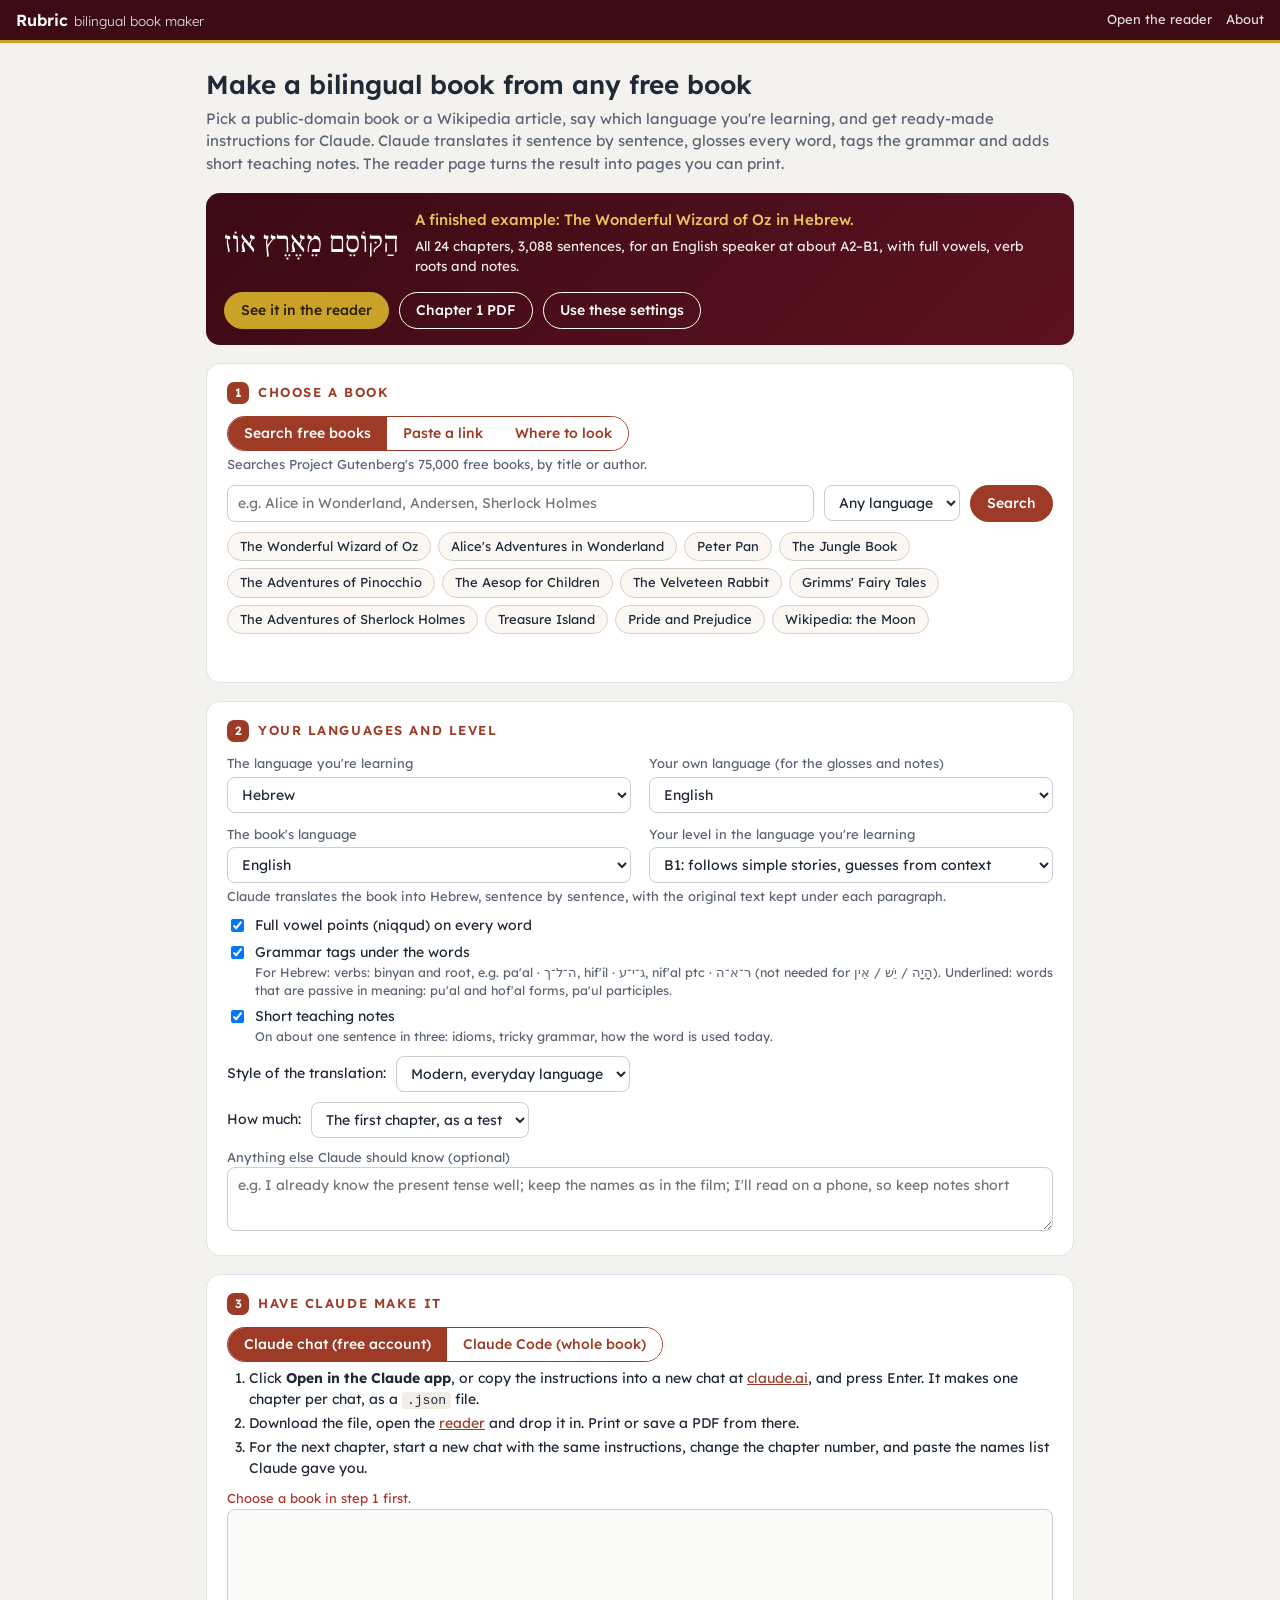
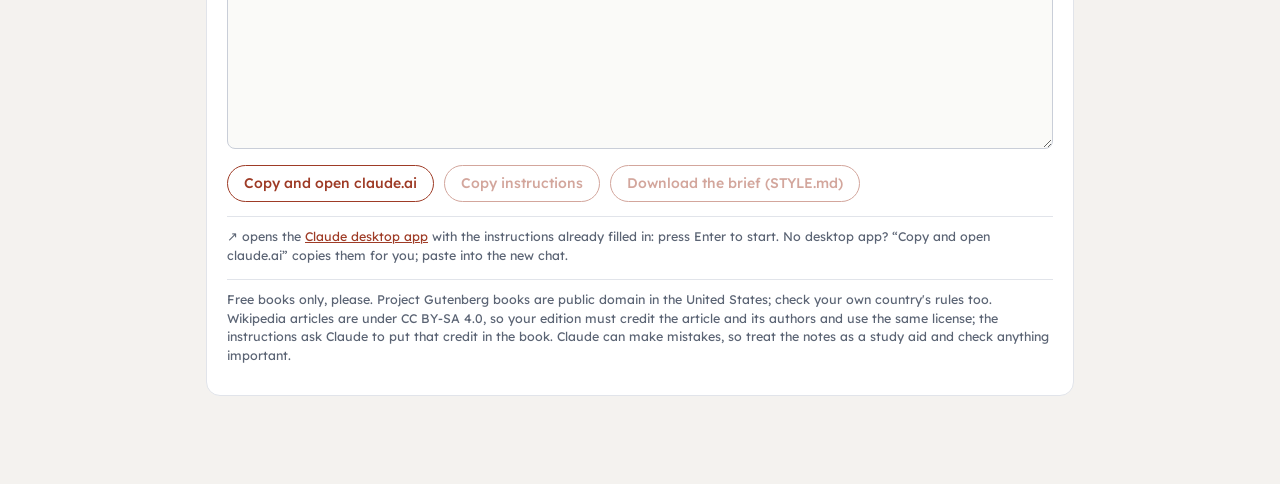
<file: index.html>
<!DOCTYPE html>
<html lang="en">
<head>
<meta charset="utf-8">
<meta name="viewport" content="width=device-width, initial-scale=1">
<title>Bilingual Book Maker</title>
<meta name="description" content="Turn a free book or a Wikipedia article into a bilingual reading edition: every word glossed, verbs tagged, short teaching notes, ready to print. Pick a book, choose your languages and level, and get the instructions for Claude.">
<link rel="preconnect" href="https://fonts.googleapis.com">
<link rel="preconnect" href="https://fonts.gstatic.com" crossorigin>
<link rel="stylesheet" href="https://fonts.googleapis.com/css2?family=Lexend:wght@300;400;500;600&family=Frank+Ruhl+Libre:wght@400;500&display=swap">
<style>
:root{ --accent:#9E3B26; --accent2:#B5472F; --hi:#C9A227; --gold-ink:#8A6D1A; --hi-soft:#F7EDCF; --ink:#1F2937; --muted:#5B6474; --line:#E1E4EA; --page:#F4F2EF; --panel:#fff; --bar:#3B0A14; --bad:#B0342B; --ok:#1E7F4F; }
*{box-sizing:border-box}
[hidden]{display:none!important}
body{margin:0;background:var(--page);color:var(--ink);font-family:'Lexend',Arial,sans-serif;font-size:15px;line-height:1.5}
button,input,select,textarea{font:inherit;color:inherit}
a{color:var(--accent)}
.bar{background:var(--bar);color:#fff;display:flex;align-items:center;gap:14px;padding:8px 16px;border-bottom:3px solid var(--hi);flex-wrap:wrap}
.bar .brand{font-weight:600;font-size:16px;white-space:nowrap}
.bar .brand small{font-weight:300;opacity:.8;margin-left:6px}
.bar .sp{flex:1}
.bar a{color:#fff;opacity:.85;text-decoration:none;font-size:13px}
.bar a:hover{opacity:1;text-decoration:underline}
.wrap{max-width:900px;margin:0 auto;padding:22px 16px 70px}
h1{font-size:26px;line-height:1.25;margin:4px 0 6px;font-weight:600}
.lede{color:var(--muted);margin:0 0 18px}
.card{background:var(--panel);border:1px solid var(--line);border-radius:14px;padding:18px 20px;margin:0 0 18px}
.card h2{font-size:13px;letter-spacing:.12em;text-transform:uppercase;color:var(--accent);margin:0 0 12px;font-weight:600;display:flex;align-items:center;gap:9px}
.card h2 .n{display:inline-grid;place-items:center;width:22px;height:22px;border-radius:7px;background:var(--accent);color:#fff;font-size:12px;letter-spacing:0}
.hint{color:var(--muted);font-size:13px;margin:4px 0 8px}
.row{display:flex;gap:10px;align-items:center;flex-wrap:wrap;margin:10px 0}
.btn{border:1.5px solid var(--accent);background:var(--accent);color:#fff;border-radius:100px;padding:7px 16px;cursor:pointer;font-weight:500;font-size:14px;white-space:nowrap;text-decoration:none;display:inline-block}
.btn:hover{background:var(--accent2);border-color:var(--accent2)}
.btn.alt{background:#fff;color:var(--accent)}
.btn.alt:hover{background:#FBF4F3}
.btn.gold{background:var(--hi);border-color:var(--hi);color:#2a1d00}
.btn.gold:hover{background:#D9B53A}
.btn.sm{padding:4px 11px;font-size:13px}
.btn[disabled]{opacity:.45;cursor:default}
select,input[type=text],input[type=url],input[type=number],textarea{border:1px solid #C9CED8;border-radius:8px;padding:7px 10px;background:#fff;font-size:14px;max-width:100%}
input[type=text],input[type=url],textarea{width:100%}
input[type=number]{width:70px}
textarea{min-height:64px;resize:vertical}
label.ck{display:flex;gap:8px;align-items:flex-start;cursor:pointer;font-size:14px;margin:6px 0}
label.ck input{margin-top:4px}
label.ck small{display:block;color:var(--muted);font-size:12.5px}
.seg{display:inline-flex;border:1.5px solid var(--accent);border-radius:100px;overflow:hidden;flex-wrap:wrap}
.seg button{border:0;background:#fff;color:var(--accent);padding:6px 16px;cursor:pointer;font-weight:500;font-size:14px}
.seg button.on{background:var(--accent);color:#fff}
.grid2{display:grid;grid-template-columns:1fr 1fr;gap:12px 18px}
.grid2 label.f{display:block;font-size:13px;color:var(--muted)}
.grid2 label.f select,.grid2 label.f input{width:100%;margin-top:3px;color:var(--ink)}
.chips{display:flex;flex-wrap:wrap;gap:7px;margin:10px 0 2px}
.chip{border:1px solid #D9CFC4;background:#FBF8F4;border-radius:100px;padding:4px 12px;font-size:13px;cursor:pointer}
.chip:hover{border-color:var(--hi);background:var(--hi-soft)}
.results{margin-top:10px;display:flex;flex-direction:column;gap:6px;max-height:380px;overflow:auto}
.res{display:flex;gap:12px;align-items:center;border:1px solid var(--line);border-radius:10px;padding:8px 12px;cursor:pointer;background:#fff;text-align:left;width:100%}
.res:hover{border-color:var(--hi);background:#FFFCF3}
.res .t{font-weight:500}
.res .a{color:var(--muted);font-size:13px}
.res .m{margin-left:auto;font-size:12px;color:var(--muted);white-space:nowrap;text-align:right}
.picked{border:2px solid var(--hi);background:#FFFCF3;border-radius:12px;padding:12px 14px;margin-top:12px}
.picked .t{font-weight:600;font-size:16px}
.picked .a{color:var(--muted);font-size:13.5px}
.picked .lic{font-size:13px;margin-top:6px}
.lic.ok{color:var(--ok)} .lic.warn{color:var(--bad)}
.sites{display:grid;grid-template-columns:1fr 1fr;gap:10px;margin-top:6px}
.site{border:1px solid var(--line);border-radius:10px;padding:10px 12px;background:#fff}
.site b{display:block}
.site span{color:var(--muted);font-size:13px}
.example{display:flex;gap:16px;align-items:center;background:linear-gradient(135deg,#3B0A14,#5C1220);color:#fff;border-radius:14px;padding:16px 18px;margin:0 0 18px;flex-wrap:wrap}
.example .he{font-family:'Frank Ruhl Libre',serif;font-size:30px;line-height:1.1;direction:rtl}
.example .txt{flex:1;min-width:220px}
.example .txt b{color:#E7C65A;font-weight:500}
.example .txt p{margin:4px 0 0;font-size:13.5px;opacity:.9}
.example .btn.alt{border-color:#fff;background:transparent;color:#fff}
.example .btn.alt:hover{background:rgba(255,255,255,.1)}
.prompt{width:100%;min-height:240px;font:12.5px/1.45 ui-monospace,Menlo,Consolas,monospace;background:#FAFAF8;white-space:pre-wrap}
.msg{font-size:13px;min-height:18px}
.msg.bad{color:var(--bad)} .msg.ok{color:var(--ok)}
.steps{margin:6px 0 10px;padding-left:22px;font-size:14px}
.steps li{margin:3px 0}
.note{font-size:12.5px;color:var(--muted);border-top:1px solid var(--line);margin-top:14px;padding-top:10px}
code{background:#F1EEEA;border-radius:4px;padding:1px 5px;font-size:13px}
@media (max-width:640px){ .grid2,.sites{grid-template-columns:1fr} h1{font-size:22px} .card{padding:14px 14px} .res .m{display:none} }
</style>
</head>
<body>
<div class="bar">
  <span class="brand">Rubric<small>bilingual book maker</small></span>
  <span class="sp"></span>
  <a href="reader.html">Open the reader</a>
  <a href="https://veered.org/bilingual-book-maker/">About</a>
</div>
<div class="wrap">
  <h1>Make a bilingual book from any free book</h1>
  <p class="lede">Pick a public-domain book or a Wikipedia article, say which language you're learning, and get ready-made instructions for Claude. Claude translates it sentence by sentence, glosses every word, tags the grammar and adds short teaching notes. The reader page turns the result into pages you can print.</p>

  <div class="example">
    <div class="he">הַקּוֹסֵם מֵאֶרֶץ אוֹז</div>
    <div class="txt"><b>A finished example: The Wonderful Wizard of Oz in Hebrew.</b>
      <p>All 24 chapters, 3,088 sentences, for an English speaker at about A2–B1, with full vowels, verb roots and notes.</p></div>
    <div class="row" style="margin:0">
      <a class="btn gold" href="reader.html?example&amp;ch=1">See it in the reader</a>
      <a class="btn alt" href="examples/wizard-of-oz/wizard-of-oz-chapter-1.pdf">Chapter 1 PDF</a>
      <button class="btn alt" id="useOz">Use these settings</button>
    </div>
  </div>

  <section class="card" id="step1">
    <h2><span class="n">1</span>Choose a book</h2>
    <div class="seg" id="srcTabs">
      <button data-tab="search" class="on">Search free books</button>
      <button data-tab="link">Paste a link</button>
      <button data-tab="where">Where to look</button>
    </div>

    <div data-pane="search">
      <p class="hint">Searches Project Gutenberg's 75,000 free books, by title or author.</p>
      <form class="row" id="searchForm">
        <input type="text" id="q" placeholder="e.g. Alice in Wonderland, Andersen, Sherlock Holmes" style="flex:1;min-width:200px" aria-label="Title or author">
        <select id="qlang" aria-label="Book language">
          <option value="">Any language</option><option value="en">English</option><option value="fr">French</option><option value="de">German</option><option value="es">Spanish</option><option value="it">Italian</option><option value="pt">Portuguese</option><option value="nl">Dutch</option><option value="ru">Russian</option><option value="he">Hebrew</option><option value="la">Latin</option><option value="zh">Chinese</option><option value="ja">Japanese</option>
        </select>
        <button class="btn" type="submit">Search</button>
      </form>
      <div class="chips" id="chips"></div>
      <div class="msg" id="searchMsg"></div>
      <div class="results" id="results"></div>
    </div>

    <div data-pane="link" hidden>
      <p class="hint">A Project Gutenberg book, a Wikipedia article, a Wikisource text, a Standard Ebooks book, a Project Ben-Yehuda story, or any page with the text on it.</p>
      <form class="row" id="linkForm">
        <input type="url" id="link" placeholder="https://www.gutenberg.org/ebooks/55  or  https://en.wikipedia.org/wiki/Moon" style="flex:1;min-width:220px" aria-label="Link to the book or article">
        <button class="btn" type="submit">Use this link</button>
      </form>
      <div class="msg" id="linkMsg"></div>
    </div>

    <div data-pane="where" hidden>
      <p class="hint">Good places to find texts that are free to translate. Find the book there, then paste its link.</p>
      <div class="sites" id="sites"></div>
    </div>

    <div class="picked" id="picked" hidden></div>
  </section>

  <section class="card" id="step2">
    <h2><span class="n">2</span>Your languages and level</h2>
    <div class="grid2">
      <label class="f">The language you're learning
        <select id="learn"></select></label>
      <label class="f">Your own language (for the glosses and notes)
        <select id="mine"></select></label>
      <label class="f">The book's language
        <select id="srcLang"></select></label>
      <label class="f">Your level in the language you're learning
        <select id="level">
          <option value="A1">A1: beginner, a few hundred words</option>
          <option value="A2">A2: everyday basics, simple sentences</option>
          <option value="B1" selected>B1: follows simple stories, guesses from context</option>
          <option value="B2">B2: reads most prose with some help</option>
          <option value="C1">C1: advanced, wants the hard words explained</option>
        </select></label>
    </div>
    <p class="hint" id="modeLine"></p>
    <div id="langOpts"></div>
    <label class="ck"><input type="checkbox" id="optTags" checked><span>Grammar tags under the words<small id="tagHint"></small></span></label>
    <label class="ck"><input type="checkbox" id="optNotes" checked><span>Short teaching notes<small>On about one sentence in three: idioms, tricky grammar, how the word is used today.</small></span></label>
    <div class="row">
      <span style="font-size:14px">Style of the translation:</span>
      <select id="register" aria-label="Style of the translation">
        <option value="modern">Modern, everyday language</option>
        <option value="faithful">Close to the original's style</option>
        <option value="simple">Simplified for my level</option>
      </select>
    </div>
    <div class="row">
      <span style="font-size:14px">How much:</span>
      <select id="scope" aria-label="How much to make">
        <option value="first">The first chapter, as a test</option>
        <option value="all">The whole book</option>
        <option value="range">Some chapters…</option>
      </select>
      <span id="rangeBox" hidden>chapters <input type="number" id="from" min="1" value="1"> to <input type="number" id="to" min="1" value="3"></span>
    </div>
    <label class="f" style="display:block;font-size:13px;color:var(--muted)">Anything else Claude should know (optional)
      <textarea id="extra" placeholder="e.g. I already know the present tense well; keep the names as in the film; I'll read on a phone, so keep notes short"></textarea></label>
  </section>

  <section class="card" id="step3">
    <h2><span class="n">3</span>Have Claude make it</h2>
    <div class="seg" id="outTabs">
      <button data-tab="chat" class="on">Claude chat (free account)</button>
      <button data-tab="code">Claude Code (whole book)</button>
    </div>
    <div data-pane="chat">
      <ol class="steps">
        <li>Click <b>Open in the Claude app</b>, or copy the instructions into a new chat at <a href="https://claude.ai/new" target="_blank" rel="noopener">claude.ai</a>, and press Enter. It makes one chapter per chat, as a <code>.json</code> file.</li>
        <li>Download the file, open the <a href="reader.html">reader</a> and drop it in. Print or save a PDF from there.</li>
        <li>For the next chapter, start a new chat with the same instructions, change the chapter number, and paste the names list Claude gave you.</li>
      </ol>
    </div>
    <div data-pane="code" hidden>
      <ol class="steps">
        <li>Needs <a href="https://claude.com/claude-code" target="_blank" rel="noopener">Claude Code</a> on your computer. It downloads the text, splits it into chapters, translates them, and checks every file against the original.</li>
        <li>Click <b>Open in Claude Code</b> and press Enter, or paste the instructions into Claude Code. It shows you chapter 1 and waits for your OK before doing the rest.</li>
        <li>Open all the <code>.json</code> files together in the <a href="reader.html">reader</a> to print the book.</li>
      </ol>
    </div>
    <div class="msg bad" id="needBook">Choose a book in step 1 first.</div>
    <textarea class="prompt" id="prompt" readonly aria-label="Instructions for Claude"></textarea>
    <div class="row">
      <a class="btn" id="openApp" href="#" hidden>Open in the Claude app &#8599;</a>
      <a class="btn alt" id="openClaude" href="https://claude.ai/new" target="_blank" rel="noopener">Copy and open claude.ai</a>
      <button class="btn alt" id="copyBtn">Copy instructions</button>
      <button class="btn alt" id="dlStyle">Download the brief (STYLE.md)</button>
      <span class="msg" id="copyMsg"></span>
    </div>
    <p class="note" id="appNote">&#8599; opens the <a href="https://claude.com/download" target="_blank" rel="noopener">Claude desktop app</a> with the instructions already filled in: press Enter to start. No desktop app? &ldquo;Copy and open claude.ai&rdquo; copies them for you; paste into the new chat.</p>
    <p class="note">Free books only, please. Project Gutenberg books are public domain in the United States; check your own country's rules too. Wikipedia articles are under CC BY-SA 4.0, so your edition must credit the article and its authors and use the same license; the instructions ask Claude to put that credit in the book. Claude can make mistakes, so treat the notes as a study aid and check anything important.</p>
  </section>
</div>
<script src="app.js?v=2"></script>
</body>
</html>
</file>
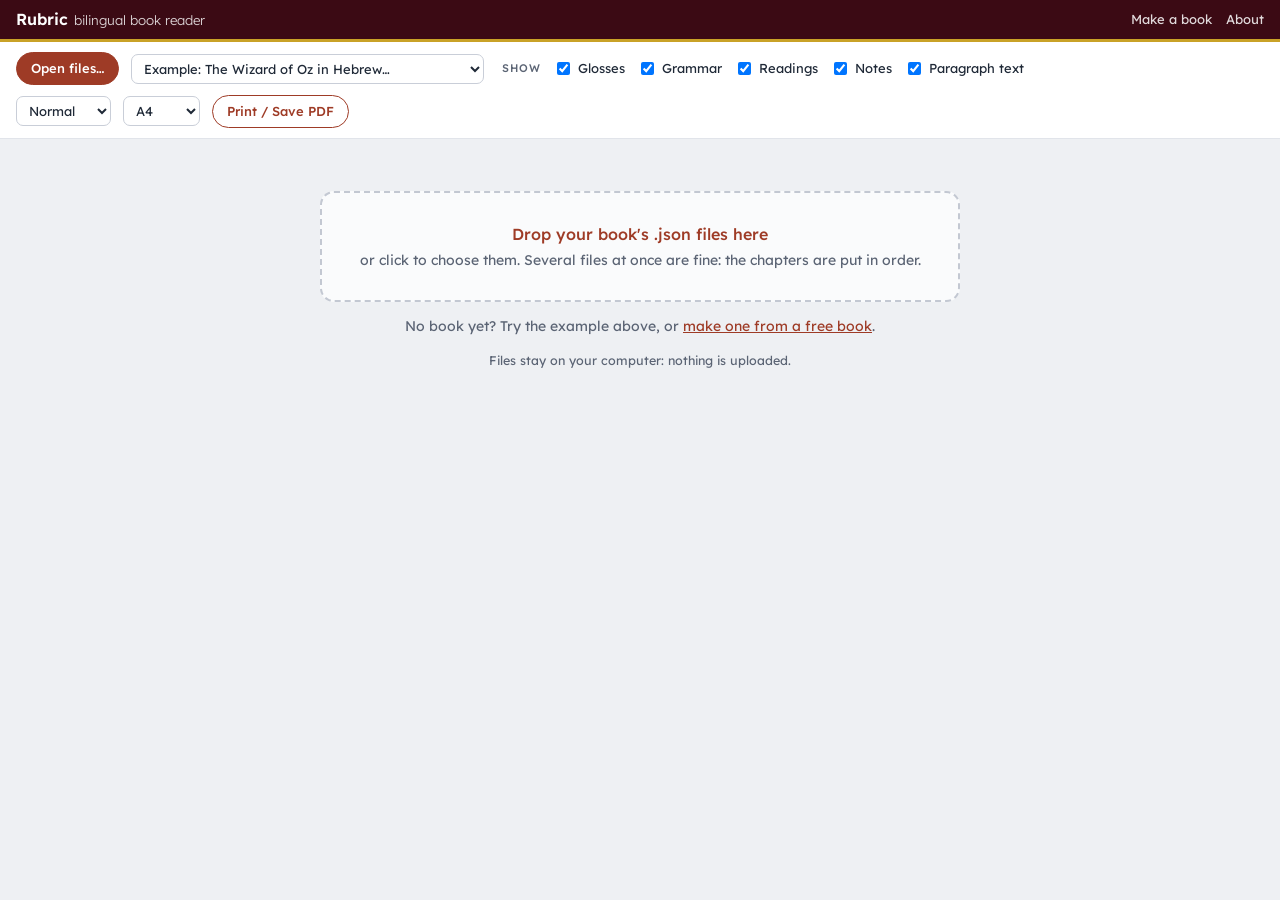
<file: reader.html>
<!DOCTYPE html>
<html lang="en">
<head>
<meta charset="utf-8">
<meta name="viewport" content="width=device-width, initial-scale=1">
<title>Rubric Reader</title>
<meta name="description" content="Open a Rubric bilingual book (word-by-word glosses, grammar tags, teaching notes) and print it or save it as a PDF. Example: The Wonderful Wizard of Oz in Hebrew.">
<link rel="preconnect" href="https://fonts.googleapis.com">
<link rel="preconnect" href="https://fonts.gstatic.com" crossorigin>
<link rel="stylesheet" href="https://fonts.googleapis.com/css2?family=Lexend:wght@300;400;500;600&display=swap">
<link rel="stylesheet" href="reader.css">
<style>
:root{ --accent:#9E3B26; --accent2:#B5472F; --hi:#C9A227; --hi-soft:#F7EDCF; --ink:#1F2937; --muted:#5B6474; --line:#E1E4EA; --page:#EEF0F3; --bar:#3B0A14; --bad:#B0342B; --ok:#1E7F4F; }
*{box-sizing:border-box}
[hidden]{display:none!important}
body{margin:0;background:var(--page);color:var(--ink);font-family:'Lexend',Arial,sans-serif;font-size:14px;line-height:1.45}
button,input,select{font:inherit;color:inherit}
a{color:var(--accent)}
.bar{background:var(--bar);color:#fff;display:flex;align-items:center;gap:14px;padding:8px 16px;border-bottom:3px solid var(--hi);flex-wrap:wrap}
.bar .brand{font-weight:600;font-size:16px;white-space:nowrap}
.bar .brand small{font-weight:300;opacity:.8;margin-left:6px}
.bar .sp{flex:1}
.bar a{color:#fff;opacity:.85;text-decoration:none;font-size:13px}
.bar a:hover{opacity:1;text-decoration:underline}
.tools{background:#fff;border-bottom:1px solid var(--line);padding:10px 16px;display:flex;gap:10px 18px;align-items:center;flex-wrap:wrap;position:sticky;top:0;z-index:5}
.btn{border:1.5px solid var(--accent);background:var(--accent);color:#fff;border-radius:100px;padding:6px 14px;cursor:pointer;font-weight:500;font-size:13px;white-space:nowrap}
.btn:hover{background:var(--accent2);border-color:var(--accent2)}
.btn.alt{background:#fff;color:var(--accent)}
.btn.alt:hover{background:#FBF4F3}
select{border:1px solid #C9CED8;border-radius:7px;padding:5px 8px;background:#fff;font-size:13px;max-width:100%}
label.ck{display:inline-flex;gap:5px;align-items:center;cursor:pointer;font-size:13px;white-space:nowrap}
.grp{display:flex;gap:6px 12px;align-items:center;flex-wrap:wrap}
.grp > b{font-size:11px;letter-spacing:.1em;text-transform:uppercase;color:var(--muted);font-weight:500}
.view{padding:22px 16px 60px}
.sheet{max-width:190mm;margin:0 auto;background:#fff;padding:14mm 13mm;box-shadow:0 1px 3px rgba(0,0,0,.12),0 8px 24px -12px rgba(0,0,0,.25);border-radius:2px}
.empty{max-width:640px;margin:30px auto;text-align:center;color:var(--muted)}
.drop{border:2px dashed #C3C8D2;border-radius:14px;padding:30px 18px;background:#FAFBFC;cursor:pointer}
.drop:hover,.drop.over{border-color:var(--hi);background:var(--hi-soft)}
.drop b{display:block;color:var(--accent);font-weight:500;font-size:16px;margin-bottom:4px}
.problems{max-width:190mm;margin:0 auto 14px;background:#FFF6F4;border:1px solid #F0C9C2;border-radius:10px;padding:10px 14px;font-size:13px}
.problems b{color:var(--bad)}
.problems ul{margin:6px 0 0;padding-left:20px;max-height:160px;overflow:auto}
.files{font-size:12.5px;color:var(--muted)}
@media (max-width:640px){ .sheet{padding:7mm 5mm} .view{padding:12px 6px 40px} .tools{position:static} }
@media print{
  .bar,.tools,.problems,.empty{display:none!important}
  body{background:#fff}
  .view{padding:0}
  .sheet{max-width:none;margin:0;padding:0;box-shadow:none}
}
</style>
<style id="pagecss"></style>
</head>
<body>
<div class="bar">
  <span class="brand">Rubric<small>bilingual book reader</small></span>
  <span class="sp"></span>
  <a href="./">Make a book</a>
  <a href="https://veered.org/bilingual-book-maker/">About</a>
</div>
<div class="tools">
  <div class="grp">
    <button class="btn" id="openBtn">Open files…</button>
    <input type="file" id="fileIn" accept=".json,application/json" multiple hidden>
    <select id="example" aria-label="Example book">
      <option value="">Example: The Wizard of Oz in Hebrew…</option>
    </select>
  </div>
  <div class="grp">
    <b>Show</b>
    <label class="ck"><input type="checkbox" data-sw="gloss" checked> Glosses</label>
    <label class="ck"><input type="checkbox" data-sw="tags" checked> Grammar</label>
    <label class="ck"><input type="checkbox" data-sw="read" checked> Readings</label>
    <label class="ck"><input type="checkbox" data-sw="notes" checked> Notes</label>
    <label class="ck"><input type="checkbox" data-sw="line" checked> Paragraph text</label>
  </div>
  <div class="grp">
    <select id="size" aria-label="Text size"><option value="compact">Compact</option><option value="" selected>Normal</option><option value="big">Large</option></select>
    <select id="paper" aria-label="Paper size"><option value="A4">A4</option><option value="letter">Letter</option></select>
    <button class="btn alt" id="printBtn">Print / Save PDF</button>
  </div>
  <span class="files" id="files"></span>
</div>
<div class="view">
  <div class="problems" id="problems" hidden></div>
  <div class="empty" id="empty">
    <div class="drop" id="drop"><b>Drop your book's .json files here</b>or click to choose them. Several files at once are fine: the chapters are put in order.</div>
    <p>No book yet? Try the example above, or <a href="./">make one from a free book</a>.</p>
    <p style="font-size:12.5px">Files stay on your computer: nothing is uploaded.</p>
  </div>
  <div class="sheet" id="sheet" hidden><div class="book" id="book"></div></div>
</div>
<script src="reader.js"></script>
</body>
</html>
</file>
<file: reader.css>
/* The printed book. reader.js sets --tf (target font), --dir and the @page rule. */
:root { --tf: "Noto Serif", serif; --dir: ltr; --red: #A33; --gloss: #555; --tag: #6b7d55; --pass: #2f4f8a; --idiom: #8a6514; }
.book { color: #1b1b1b; background: #fff; font: 300 11pt/1.5 Lexend, sans-serif; }
.book .title { text-align: center; padding-block: 6mm 5mm; }
.book .title .by { font-size: 8pt; letter-spacing: .25em; text-transform: uppercase; color: #555; }
.book .title .tt { font-family: var(--tf); direction: var(--dir); font-weight: 700; font-size: 34pt; line-height: 1.15; margin-top: 3mm; }
.book .title .ot { font-size: 14pt; font-weight: 400; letter-spacing: .04em; }
.book .title hr, .book .chhead hr { width: 30mm; border: 0; border-top: .5pt solid #999; margin: 5mm auto 0; }
.book .key { font-size: 8pt; color: #555; text-align: center; margin: 0 0 5mm; }
.book .key u, .book .notes u { text-decoration-color: #9fb3d9; text-decoration-thickness: 1.2pt; }
.book .chhead { text-align: center; margin: 2mm 0 6mm; break-before: page; }
.book .chhead.first { break-before: auto; }
.book .chhead .num { font-size: 8pt; letter-spacing: .25em; text-transform: uppercase; color: #555; }
.book .chhead .tt { font-family: var(--tf); direction: var(--dir); font-weight: 700; font-size: 25pt; line-height: 1.25; margin-top: 1mm; }
.book .chhead .ot { font-size: 12pt; font-weight: 400; }

.book .para { margin-bottom: 5mm; }
.book .tl { direction: var(--dir); display: flex; flex-wrap: wrap; align-items: flex-start; gap: 2.5mm 2.2mm; margin-bottom: 2.5mm; }
.book .w { display: inline-flex; flex-direction: column; align-items: center; text-align: center; break-inside: avoid; }
.book .w .r { direction: ltr; font-size: 7pt; line-height: 1.1; height: 7.7pt; color: var(--red); white-space: nowrap; }
.book .w .r:empty { display: none; }
.book.has-read .w .r:empty { display: block; }
.book .w .h { white-space: nowrap; font-family: var(--tf); font-size: 19pt; line-height: 1.2; }
.book .w .g { max-width: 26mm; direction: ltr; font-size: 7pt; line-height: 1.15; color: var(--gloss); }
.book .w .t { direction: ltr; font-size: 6pt; line-height: 1.1; color: var(--tag); font-style: italic; }
.book .w.pass .t { color: var(--pass); font-style: normal; font-weight: 500; }
.book .w.pass .h { text-decoration: underline; text-decoration-color: #9fb3d9; text-decoration-thickness: 1.2pt; text-underline-offset: 4pt; }
.book .w.idiom .t { color: var(--idiom); }
.book .p { font-family: var(--tf); font-size: 19pt; line-height: 1.2; color: #555; }
.book .vn { font-size: 7pt; font-weight: 500; color: var(--red); align-self: flex-start; padding-top: 1pt; }
.book sup.vn { font-size: 6.5pt; vertical-align: super; line-height: 0; margin-inline: .5pt 1.5pt; }
.book .ln { text-align: justify; hyphens: auto; text-indent: 6mm; margin: 0 0 2mm; }
.book .notes { font-size: 9.5pt; line-height: 1.4; color: #333; border-top: .4pt solid #bbb; padding-top: 1.5mm; margin-top: 1mm; }
.book .notes p { margin: 0 0 1mm; padding-inline-start: 5mm; text-indent: -5mm; }
.book .notes b { font-weight: 500; color: #000; }
.book .notes .vn { display: inline-block; width: 5mm; text-indent: 0; font-size: 8pt; }
.book .tgt { unicode-bidi: isolate; direction: var(--dir); font-family: var(--tf); font-size: 1.15em; }
.book .colophon { font-size: 8pt; color: #666; text-align: center; margin-top: 6mm; }

/* switches */
.book.no-line .ln, .book.no-notes .notes, .book.no-tags .w .t, .book.no-gloss .w .g, .book.no-read .w .r { display: none; }
.book.compact .w .h { font-size: 15pt; }
.book.compact .tl { gap: 1.5mm 1.6mm; margin-bottom: 1.5mm; }
.book.compact .w .g { font-size: 6.5pt; }
.book.compact .para { margin-bottom: 3mm; }
.book.compact .notes { font-size: 8.5pt; line-height: 1.3; }
.book.big .w .h { font-size: 23pt; }
.book.big .w .g { font-size: 8.5pt; max-width: 32mm; }
</file>
